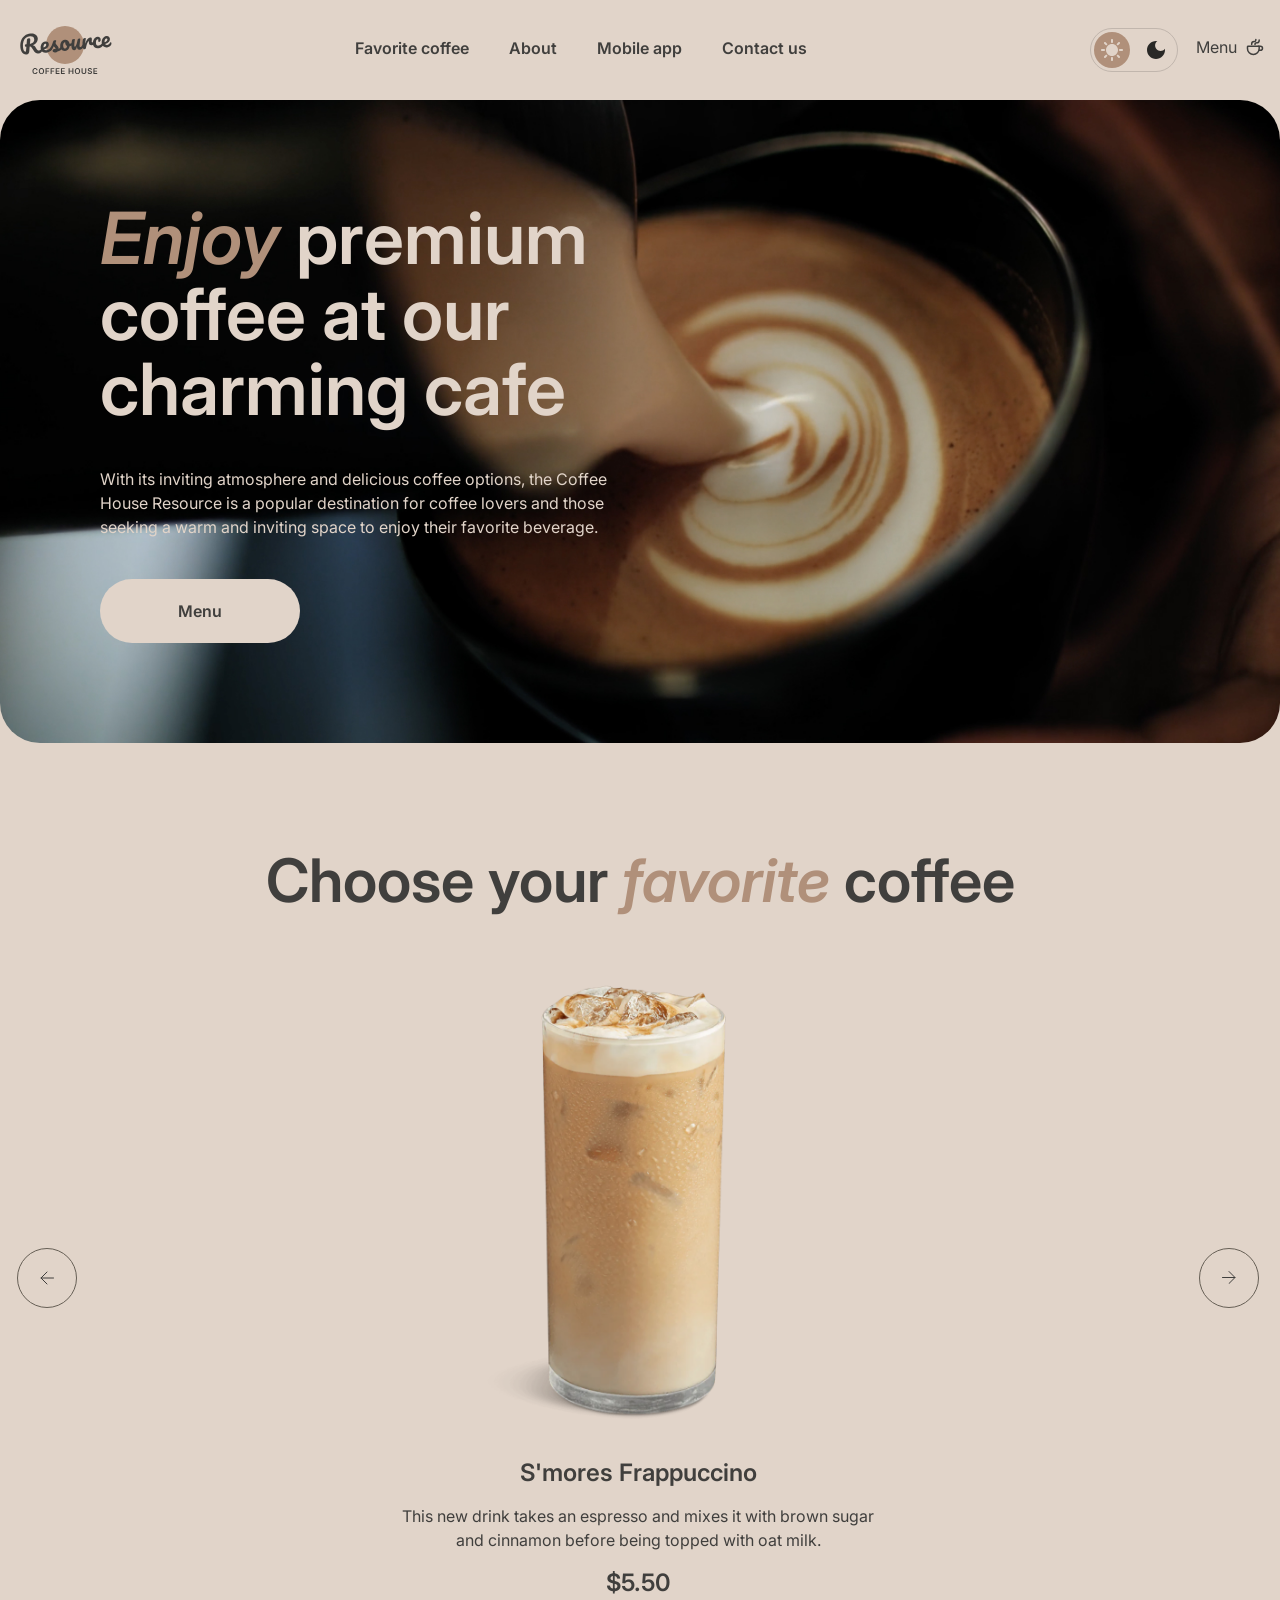
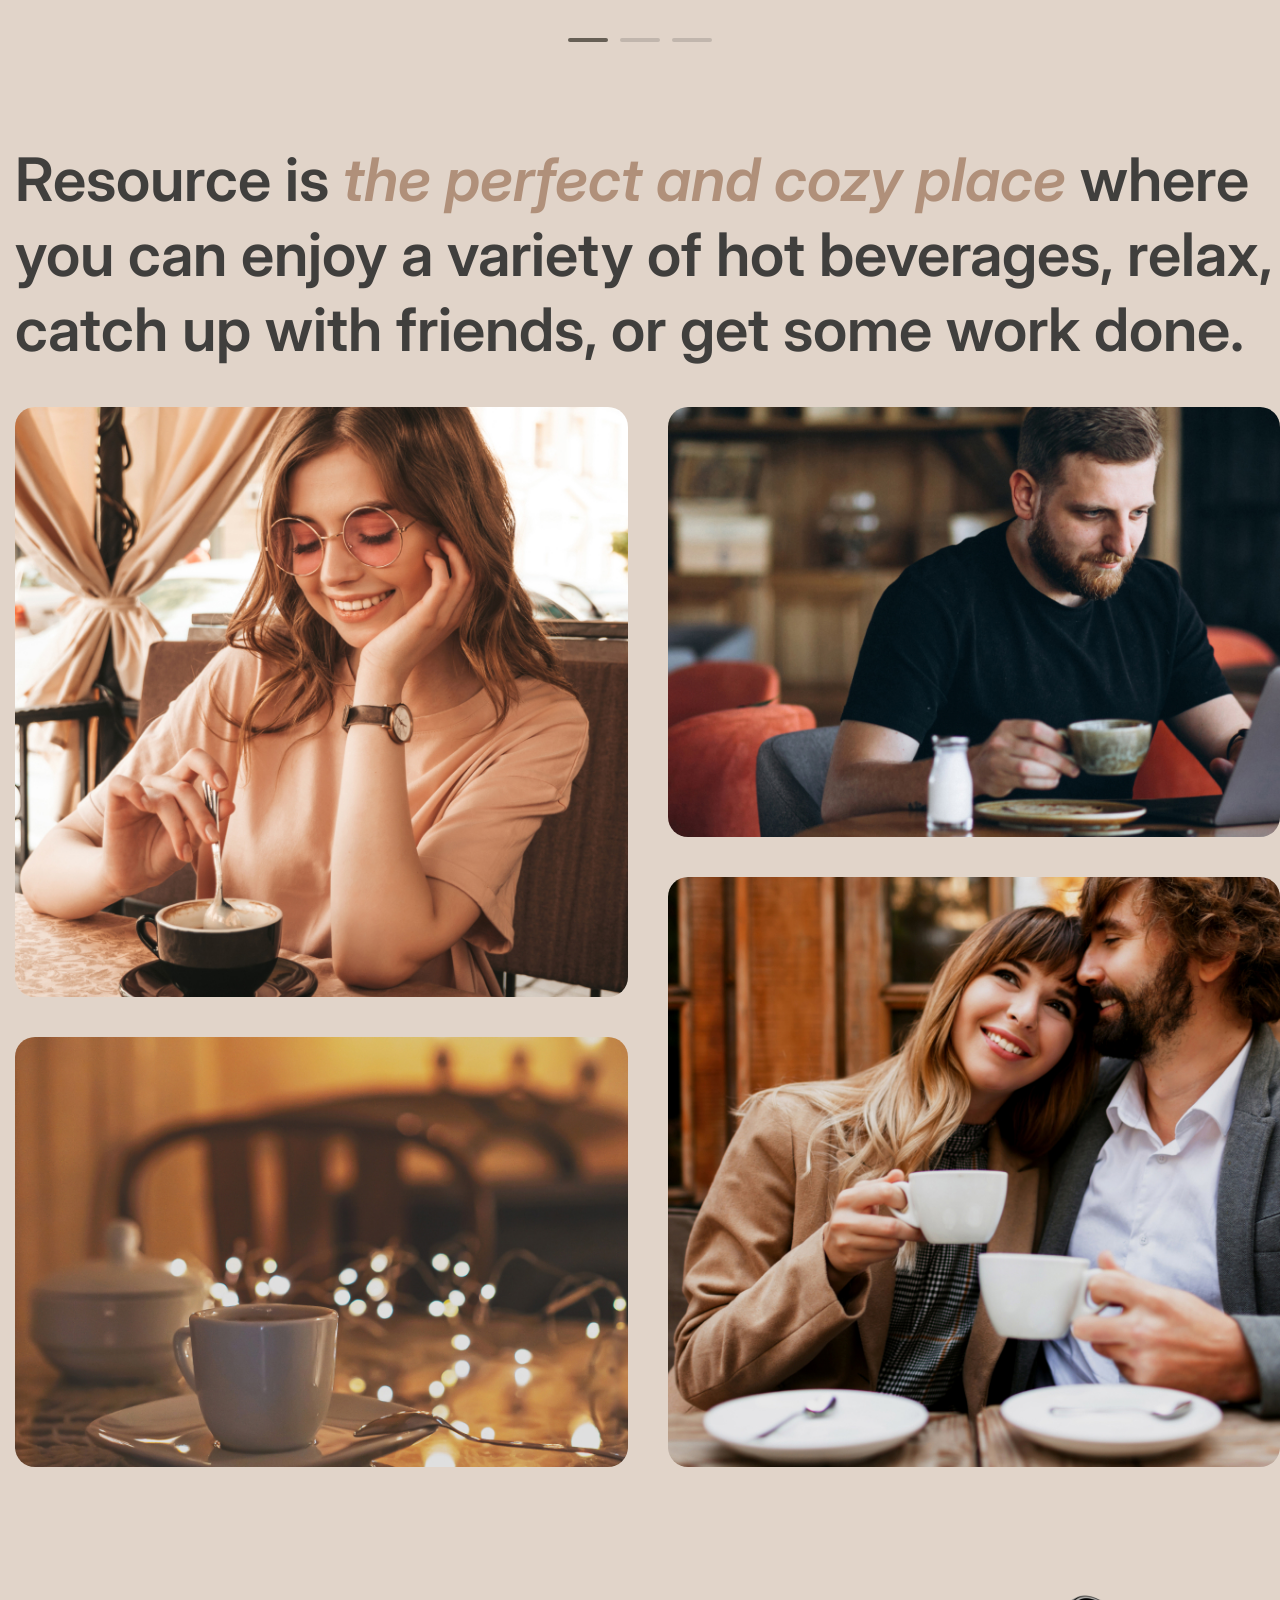
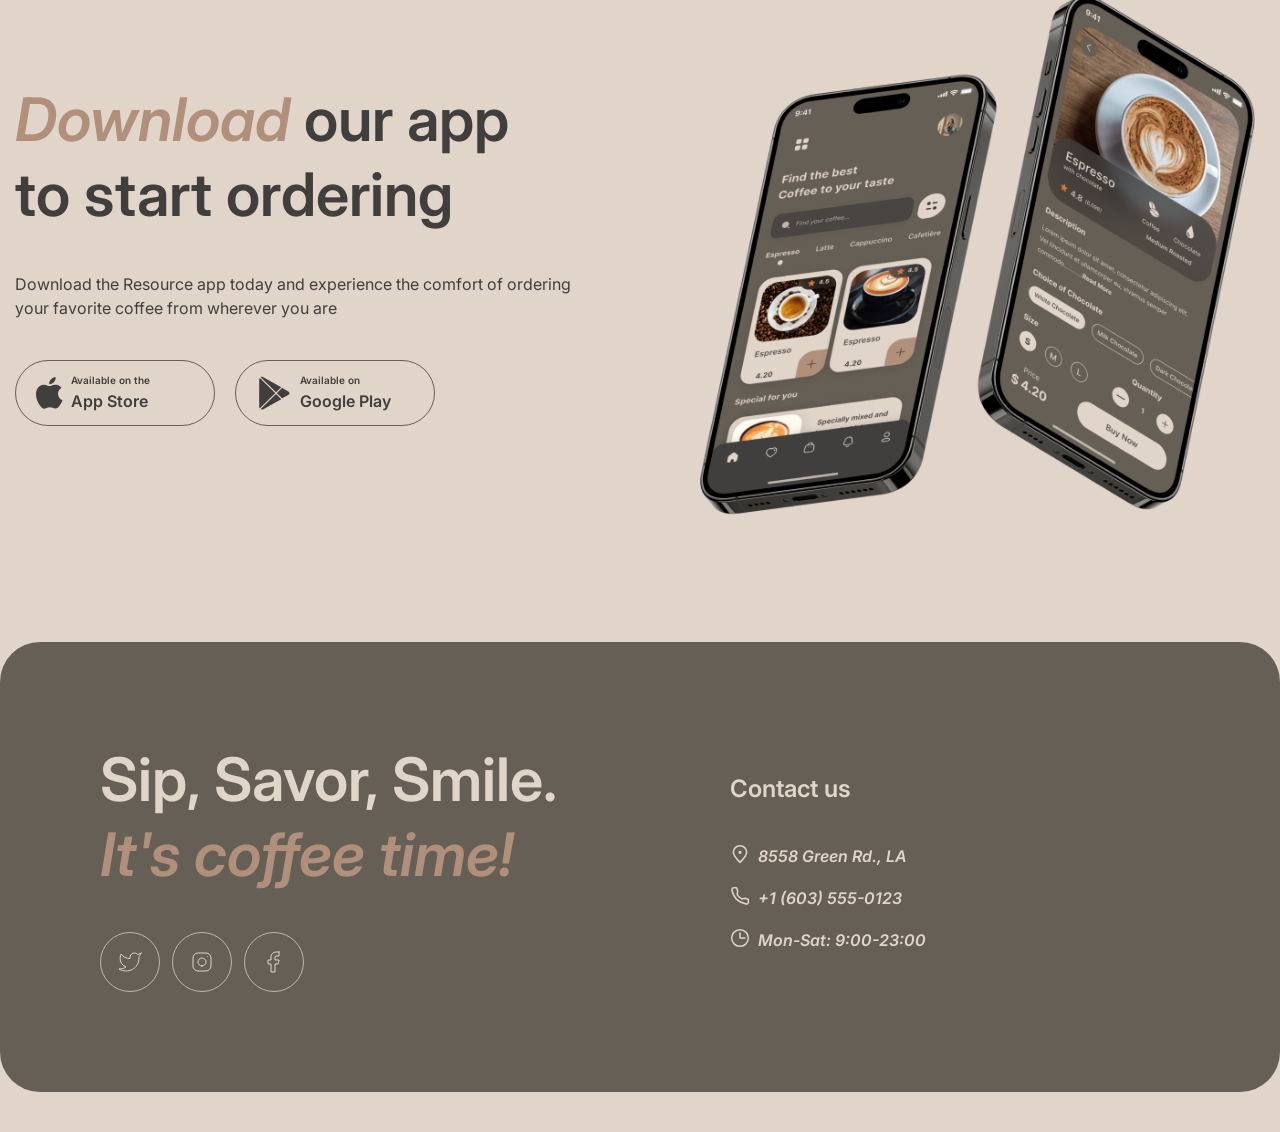
<file: index.html>
<!doctype html>
<html lang="en">
  <head>
    <meta charset="UTF-8" />
    <meta name="viewport" content="width=device-width, initial-scale=1.0" />
    <title>Coffe House</title>
    <link
      href="https://fonts.googleapis.com/css?family=Inter:regular,600,800,italic,600italic,800italic"
      rel="stylesheet"
    />
    <link rel="stylesheet" href="css/style.css" />
    <link rel="icon" href="assets/favicon/coffee.png" />
  </head>
  <body>
    <div class="wrapper">
      <header class="header">
        <div class="header__container">
          <a href="index.html" class="header__logo-light">
            <img id="logo" src="assets/img/logo-light.svg" alt="logo" />
          </a>
          <div class="header__body">
            <nav class="header__nav nav">
              <ul class="nav__list">
                <li class="nav__item">
                  <a href="#favorite-coffee" class="nav__link"
                    >Favorite coffee</a
                  >
                </li>
                <li class="nav__item">
                  <a href="#about" class="nav__link">About</a>
                </li>
                <li class="nav__item">
                  <a href="#mobile-app" class="nav__link">Mobile app</a>
                </li>
                <li class="nav__item">
                  <a href="#contact-us" class="nav__link">Contact us</a>
                </li>
              </ul>
              <a
                href="menu.html"
                class="header__coffee-menu header__coffee-menu--mobile"
              >
                <span>Menu</span>
                <svg
                  xmlns="http://www.w3.org/2000/svg"
                  width="20"
                  height="20"
                  viewBox="0 0 20 20"
                  fill="none"
                >
                  <path
                    d="M14.167 9.76667V11.6667C14.167 14.8883 11.5553 17.5 8.33366 17.5C5.112 17.5 2.50033 14.8883 2.50033 11.6667V9.76667C2.50033 9.4353 2.76896 9.16667 3.10033 9.16667H13.567C13.8984 9.16667 14.167 9.4353 14.167 9.76667Z"
                    stroke="currentColor"
                    stroke-width="1.5"
                    stroke-linecap="round"
                    stroke-linejoin="round"
                  />
                  <path
                    d="M10.0003 7.50008C10.0003 6.66675 10.5956 5.83341 11.786 5.83341C13.101 5.83341 14.167 4.76743 14.167 3.45246V2.91675"
                    stroke="currentColor"
                    stroke-width="1.5"
                    stroke-linecap="round"
                    stroke-linejoin="round"
                  />
                  <path
                    d="M6.66634 7.5V7.08333C6.66634 5.70262 7.78563 4.58333 9.16634 4.58333C10.0868 4.58333 10.833 3.83714 10.833 2.91667V2.5"
                    stroke="currentColor"
                    stroke-width="1.5"
                    stroke-linecap="round"
                    stroke-linejoin="round"
                  />
                  <path
                    d="M13.333 9.16675H15.4163C16.5669 9.16675 17.4997 10.0995 17.4997 11.2501C17.4997 12.4007 16.5669 13.3334 15.4163 13.3334H14.1663"
                    stroke="currentColor"
                    stroke-width="1.5"
                    stroke-linecap="round"
                    stroke-linejoin="round"
                  />
                </svg>
              </a>
            </nav>
          </div>
          <div class="header__actions">
            <button class="header__theme-switch theme-switch" type="button">
              <span
                class="theme-switch__icon theme-switch__icon--sun theme-switch__icon--active"
              >
                <svg
                  xmlns="http://www.w3.org/2000/svg"
                  width="22"
                  height="22"
                  viewBox="0 0 22 22"
                  fill="none"
                >
                  <path
                    d="M10 3V1C10 0.45 10.45 0 11 0C11.55 0 12 0.45 12 1V3C12 3.55 11.55 4 11 4C10.45 4 10 3.55 10 3ZM17.36 6.05L18.77 4.63C19.16 4.24 19.16 3.61 18.77 3.22C18.38 2.83 17.75 2.83 17.36 3.22L15.95 4.64C15.56 5.03 15.56 5.66 15.95 6.05C16.34 6.44 16.97 6.44 17.36 6.05ZM21 10H19C18.45 10 18 10.45 18 11C18 11.55 18.45 12 19 12H21C21.55 12 22 11.55 22 11C22 10.45 21.55 10 21 10ZM11 18C10.45 18 10 18.45 10 19V21C10 21.55 10.45 22 11 22C11.55 22 12 21.55 12 21V19C12 18.45 11.55 18 11 18ZM4.64 6.05L3.22 4.64C2.83 4.25 2.83 3.61 3.22 3.23C3.61 2.85 4.25 2.84 4.63 3.23L6.04 4.64C6.43 5.03 6.43 5.67 6.04 6.05C5.65 6.43 5.02 6.44 4.64 6.05ZM15.95 15.95C15.56 16.34 15.56 16.98 15.95 17.36L17.36 18.77C17.75 19.16 18.39 19.16 18.77 18.77C19.16 18.38 19.16 17.74 18.77 17.36L17.36 15.95C16.98 15.56 16.34 15.56 15.95 15.95ZM1 12H3C3.55 12 4 11.55 4 11C4 10.45 3.55 10 3 10H1C0.45 10 0 10.45 0 11C0 11.55 0.45 12 1 12ZM4.64 18.78L6.05 17.37C6.44 16.98 6.44 16.34 6.05 15.96C5.66 15.58 5.02 15.57 4.64 15.96L3.23 17.37C2.84 17.76 2.84 18.4 3.23 18.78C3.61 19.17 4.25 19.17 4.64 18.78ZM11 5C7.69 5 5 7.69 5 11C5 14.31 7.69 17 11 17C14.31 17 17 14.31 17 11C17 7.69 14.31 5 11 5Z"
                    fill="#E1D4C9"
                  />
                </svg>
              </span>

              <span class="theme-switch__icon theme-switch__icon--moon">
                <svg
                  xmlns="http://www.w3.org/2000/svg"
                  width="18"
                  height="18"
                  viewBox="0 0 18 18"
                  fill="none"
                >
                  <path
                    d="M9 0C4.03 0 0 4.03 0 9C0 13.97 4.03 18 9 18C13.97 18 18 13.97 18 9C18 8.54 17.96 8.08 17.9 7.64C16.92 9.01 15.32 9.9 13.5 9.9C10.52 9.9 8.1 7.48 8.1 4.5C8.1 2.69 8.99 1.08 10.36 0.0999999C9.92 0.0399999 9.46 0 9 0Z"
                    fill="currentColor"
                  />
                </svg>
              </span>
            </button>
            <a href="menu.html" class="header__coffee-menu">
              <span>Menu</span>
              <svg
                xmlns="http://www.w3.org/2000/svg"
                width="20"
                height="20"
                viewBox="0 0 20 20"
                fill="none"
              >
                <path
                  d="M14.167 9.76667V11.6667C14.167 14.8883 11.5553 17.5 8.33366 17.5C5.112 17.5 2.50033 14.8883 2.50033 11.6667V9.76667C2.50033 9.4353 2.76896 9.16667 3.10033 9.16667H13.567C13.8984 9.16667 14.167 9.4353 14.167 9.76667Z"
                  stroke="currentColor"
                  stroke-width="1.5"
                  stroke-linecap="round"
                  stroke-linejoin="round"
                />
                <path
                  d="M10.0003 7.50008C10.0003 6.66675 10.5956 5.83341 11.786 5.83341C13.101 5.83341 14.167 4.76743 14.167 3.45246V2.91675"
                  stroke="currentColor"
                  stroke-width="1.5"
                  stroke-linecap="round"
                  stroke-linejoin="round"
                />
                <path
                  d="M6.66634 7.5V7.08333C6.66634 5.70262 7.78563 4.58333 9.16634 4.58333C10.0868 4.58333 10.833 3.83714 10.833 2.91667V2.5"
                  stroke="currentColor"
                  stroke-width="1.5"
                  stroke-linecap="round"
                  stroke-linejoin="round"
                />
                <path
                  d="M13.333 9.16675H15.4163C16.5669 9.16675 17.4997 10.0995 17.4997 11.2501C17.4997 12.4007 16.5669 13.3334 15.4163 13.3334H14.1663"
                  stroke="currentColor"
                  stroke-width="1.5"
                  stroke-linecap="round"
                  stroke-linejoin="round"
                />
              </svg>
            </a>
            <button class="burger" type="button">
              <span></span>
              <span></span>
            </button>
          </div>
        </div>
      </header>
      <main class="page">
        <section class="hero">
          <div class="hero__container">
            <div class="hero__content">
              <h1 class="hero__title">
                <span>Enjoy</span> premium coffee at our charming cafe
              </h1>
              <div class="hero__description">
                With its inviting atmosphere and delicious coffee options, the
                Coffee House Resource is a popular destination for coffee lovers
                and those seeking a warm and inviting space to enjoy their
                favorite beverage.
              </div>
              <a href="menu.html" class="hero__button">
                <span>Menu</span>
                <svg
                  class="hero__button-icon"
                  xmlns="http://www.w3.org/2000/svg"
                  width="20"
                  height="20"
                  viewBox="0 0 20 20"
                  fill="none"
                >
                  <path
                    d="M14.166 9.76667V11.6667C14.166 14.8883 11.5543 17.5 8.33268 17.5C5.11102 17.5 2.49935 14.8883 2.49935 11.6667V9.76667C2.49935 9.4353 2.76798 9.16667 3.09935 9.16667H13.566C13.8974 9.16667 14.166 9.4353 14.166 9.76667Z"
                    stroke="currentColor"
                    stroke-width="1.5"
                    stroke-linecap="round"
                    stroke-linejoin="round"
                  />
                  <path
                    d="M9.99935 7.49996C9.99935 6.66663 10.5946 5.83329 11.7851 5.83329C13.1 5.83329 14.166 4.7673 14.166 3.45234V2.91663"
                    stroke="currentColor"
                    stroke-width="1.5"
                    stroke-linecap="round"
                    stroke-linejoin="round"
                  />
                  <path
                    d="M6.66732 7.5V7.08333C6.66732 5.70262 7.78661 4.58333 9.16732 4.58333C10.0878 4.58333 10.834 3.83714 10.834 2.91667V2.5"
                    stroke="currentColor"
                    stroke-width="1.5"
                    stroke-linecap="round"
                    stroke-linejoin="round"
                  />
                  <path
                    d="M13.334 9.16663H15.4173C16.5679 9.16663 17.5007 10.0994 17.5007 11.25C17.5007 12.4006 16.5679 13.3333 15.4173 13.3333H14.1673"
                    stroke="currentColor"
                    stroke-width="1.5"
                    stroke-linecap="round"
                    stroke-linejoin="round"
                  />
                </svg>
              </a>
            </div>
          </div>
        </section>

        <section class="favorite-coffee" id="favorite-coffee">
          <div class="favorite-coffee__container">
            <h2 class="favorite-coffee__title">
              Choose your <span>favorite</span> coffee
            </h2>

            <div class="favorite-coffee__content">
              <div class="favorite-coffee__slider">
                <button
                  class="favorite-coffee__btn favorite-coffee__btn--prev"
                  type="button"
                >
                  <svg
                    xmlns="http://www.w3.org/2000/svg"
                    width="24"
                    height="24"
                    viewBox="0 0 24 24"
                    fill="none"
                  >
                    <path
                      d="M18.5 12H6M12 18L6 12L12 6"
                      stroke="currentColor"
                      stroke-linecap="round"
                      stroke-linejoin="round"
                    />
                  </svg>
                </button>

                <article class="favorite-coffee__card">
                  <img
                    src="assets/slider-img/coffee-slider-0.png"
                    alt="S'mores Frappuccino"
                    class="favorite-coffee__image"
                    aria-hidden="true"
                  />

                  <h3 class="favorite-coffee__name">S'mores Frappuccino</h3>

                  <p class="favorite-coffee__desc">
                    This new drink takes an espresso and mixes it with brown
                    sugar and cinnamon before being topped with oat milk.
                  </p>

                  <p class="favorite-coffee__price">$5.50</p>
                </article>

                <button
                  class="favorite-coffee__btn favorite-coffee__btn--next"
                  type="button"
                >
                  <svg
                    xmlns="http://www.w3.org/2000/svg"
                    width="14"
                    height="13"
                    viewBox="0 0 14 13"
                    fill="none"
                  >
                    <path
                      d="M0.5 6.5H13M7 12.5L13 6.5L7 0.5"
                      stroke="currentColor"
                      stroke-linecap="round"
                      stroke-linejoin="round"
                    />
                  </svg>
                </button>
              </div>
            </div>

            <div class="favorite-coffee__pagination">
              <button
                class="favorite-coffee__dot favorite-coffee__dot--active"
                type="button"
              ></button>
              <button class="favorite-coffee__dot" type="button"></button>
              <button class="favorite-coffee__dot" type="button"></button>
            </div>
          </div>
        </section>

        <section class="about" id="about">
          <div class="about__container">
            <h2 class="about__title">
              Resource is <span>the perfect and cozy place</span> where you can
              enjoy a variety of hot beverages, relax, catch up with friends, or
              get some work done.
            </h2>
            <div class="about__gallery">
              <div class="about__column">
                <div class="about__image-wrapper">
                  <img
                    src="assets/about-img/about-1.jpg"
                    alt="Coffee shop"
                    class="about__image about__image--big"
                    aria-hidden="true"
                  />
                </div>
                <div class="about__image-wrapper about__image-wrapper--small">
                  <img
                    src="assets/about-img/about-2.jpg"
                    alt="Coffee cup"
                    class="about__image about__image--small"
                    aria-hidden="true"
                  />
                </div>
              </div>
              <div class="about__column">
                <div class="about__image-wrapper about__image-wrapper--small">
                  <img
                    src="assets/about-img/about-3.jpg"
                    alt="Man drinking coffee"
                    class="about__image about__image--small"
                    aria-hidden="true"
                  />
                </div>
                <div class="about__image-wrapper">
                  <img
                    src="assets/about-img/about-4.jpg"
                    alt="Couple drinking coffee"
                    class="about__image about__image--big"
                    aria-hidden="true"
                  />
                </div>
              </div>
            </div>
          </div>
        </section>

        <section class="mobile-app">
          <div class="mobile-app__container" id="mobile-app">
            <div class="mobile-app__content">
              <div class="mobile-app__download">
                <h2 class="mobile-app__title">
                  <span>Download</span> our app <br />
                  to start ordering
                </h2>
                <p class="mobile-app__desc">
                  Download the Resource app today and experience the comfort of
                  ordering your favorite coffee from wherever you are
                </p>
                <div class="mobile-app__buttons">
                  <a href="#" class="mobile-app__button">
                    <div class="mobile-app__button--svg">
                      <svg
                        xmlns="http://www.w3.org/2000/svg"
                        width="27"
                        height="32"
                        viewBox="0 0 27 32"
                        fill="none"
                      >
                        <path
                          d="M22.0578 16.8306C22.021 12.8323 25.4156 10.8871 25.5708 10.7966C23.6483 8.06361 20.6684 7.69021 19.6213 7.66043C17.1185 7.40364 14.6909 9.12057 13.4159 9.12057C12.1156 9.12057 10.1523 7.68524 8.03638 7.72742C5.31352 7.76836 2.76624 9.30541 1.36919 11.6922C-1.51399 16.5589 0.636305 23.7107 3.39861 27.6446C4.7804 29.5711 6.39503 31.7223 8.50843 31.6466C10.576 31.5635 11.3483 30.3614 13.8435 30.3614C16.3157 30.3614 17.0409 31.6466 19.1963 31.5982C21.4153 31.5635 22.8124 29.6629 24.1458 27.719C25.7426 25.5108 26.3839 23.3361 26.4093 23.2245C26.3572 23.2071 22.0998 21.6229 22.0578 16.8306Z"
                          fill="currentColor"
                        />
                        <path
                          d="M17.9863 5.07263C19.0983 3.71671 19.8592 1.872 19.648 0C18.0384 0.0694711 16.0256 1.08549 14.8664 2.41164C13.8409 3.58025 12.9248 5.49566 13.1615 7.29695C14.9695 7.42845 16.8259 6.40747 17.9863 5.07263Z"
                          fill="currentColor"
                        />
                      </svg>
                    </div>
                    <div class="mobile-app__button--text button--text">
                      <p class="button--text-top">Available on the</p>
                      <p class="button--text-bottom">App Store</p>
                    </div>
                  </a>
                  <a href="#" class="mobile-app__button">
                    <div class="mobile-app__button--svg">
                      <svg
                        xmlns="http://www.w3.org/2000/svg"
                        width="36"
                        height="36"
                        viewBox="0 0 36 36"
                        fill="currentColor"
                      >
                        <path
                          d="M3.7558 3.20297C3.39335 3.57289 3.18359 4.14884 3.18359 4.89471V31.4994C3.18359 32.2453 3.39335 32.8212 3.7558 33.1911L3.84525 33.2723L19.1359 18.37V18.0181L3.84525 3.11575L3.7558 3.20297Z"
                          fill="currentColor"
                        />
                        <path
                          d="M26.0776 23.34L20.9863 18.37V18.0181L26.0837 13.0482L26.1979 13.1128L32.2345 16.4617C33.9573 17.4121 33.9573 18.976 32.2345 19.9324L26.1979 23.2753L26.0776 23.34V23.34Z"
                          fill="currentColor"
                        />
                        <path
                          d="M25.2733 24.2007L20.0617 19.1195L4.68164 34.1166C5.25384 34.7031 6.18695 34.7737 7.24807 34.1873L25.2733 24.2007"
                          fill="currentColor"
                        />
                        <path
                          d="M25.2733 12.1876L7.24807 2.20103C6.18695 1.62058 5.25384 1.69125 4.68164 2.27772L20.0617 17.2688L25.2733 12.1876Z"
                          fill="currentColor"
                        />
                      </svg>
                    </div>
                    <div class="mobile-app__button--text button--text">
                      <p class="button--text-top">Available on</p>
                      <p class="button--text-bottom">Google Play</p>
                    </div>
                  </a>
                </div>
              </div>
              <div class="mobile-app__img">
                <img
                  src="assets/mobile-app/mobile-screens.png"
                  alt="mobile-app-img"
                  aria-hidden="true"
                />
              </div>
            </div>
          </div>
        </section>
      </main>
      <footer class="footer" id="contact-us">
        <div class="footer__container">
          <div class="footer__content">
            <div class="footer__socials">
              <h2 class="footer__title">
                Sip, Savor, Smile. <br />
                <span>It's coffee time!</span>
              </h2>

              <div class="footer__media">
                <a href="https://x.com/hashtag/coffee" class="footer__social">
                  <svg
                    xmlns="http://www.w3.org/2000/svg"
                    width="24"
                    height="24"
                    viewBox="0 0 24 24"
                    fill="none"
                  >
                    <path
                      d="M23 3.01006C23 3.01006 20.9821 4.20217 19.86 4.54006C19.2577 3.84757 18.4573 3.35675 17.567 3.13398C16.6767 2.91122 15.7395 2.96725 14.8821 3.29451C14.0247 3.62177 13.2884 4.20446 12.773 4.96377C12.2575 5.72309 11.9877 6.62239 12 7.54006V8.54006C10.2426 8.58562 8.50127 8.19587 6.93101 7.4055C5.36074 6.61513 4.01032 5.44869 3 4.01006C3 4.01006 -1 13.0101 8 17.0101C5.94053 18.408 3.48716 19.109 1 19.0101C10 24.0101 21 19.0101 21 7.51006C20.9991 7.23151 20.9723 6.95365 20.92 6.68006C21.9406 5.67355 23 3.01006 23 3.01006Z"
                      stroke="currentColor"
                      stroke-linecap="round"
                      stroke-linejoin="round"
                    />
                  </svg>
                </a>

                <a
                  href="https://www.instagram.com/rsschool_news/"
                  class="footer__social"
                >
                  <svg
                    xmlns="http://www.w3.org/2000/svg"
                    width="24"
                    height="24"
                    viewBox="0 0 24 24"
                    fill="none"
                  >
                    <path
                      d="M12 16C14.2091 16 16 14.2091 16 12C16 9.79086 14.2091 8 12 8C9.79086 8 8 9.79086 8 12C8 14.2091 9.79086 16 12 16Z"
                      stroke="currentColor"
                      stroke-linecap="round"
                      stroke-linejoin="round"
                    />
                    <path
                      d="M3 16V8C3 5.23858 5.23858 3 8 3H16C18.7614 3 21 5.23858 21 8V16C21 18.7614 18.7614 21 16 21H8C5.23858 21 3 18.7614 3 16Z"
                      stroke="currentColor"
                    />
                    <path
                      d="M17.5 6.51L17.51 6.49889"
                      stroke="currentColor"
                      stroke-linecap="round"
                      stroke-linejoin="round"
                    />
                  </svg>
                </a>

                <a
                  href="https://www.facebook.com/groups/448317862378851/"
                  class="footer__social"
                >
                  <svg
                    xmlns="http://www.w3.org/2000/svg"
                    width="24"
                    height="24"
                    viewBox="0 0 24 24"
                    fill="none"
                  >
                    <path
                      d="M17 2H14C12.6739 2 11.4021 2.52678 10.4645 3.46447C9.52678 4.40215 9 5.67392 9 7V10H6V14H9V22H13V14H16L17 10H13V7C13 6.73478 13.1054 6.48043 13.2929 6.29289C13.4804 6.10536 13.7348 6 14 6H17V2Z"
                      stroke="currentColor"
                      stroke-linecap="round"
                      stroke-linejoin="round"
                    />
                  </svg>
                </a>
              </div>
            </div>

            <div class="footer__contact">
              <h3 class="footer__contact-title">Contact us</h3>

              <address class="footer__contacts-list">
                <a
                  href="https://www.google.com/maps/search/?api=1&query=8558+Green+Rd,+LA"
                  class="footer__contacts-item"
                  target="_blank"
                  rel="noopener noreferrer"
                >
                  <svg
                    xmlns="http://www.w3.org/2000/svg"
                    width="20"
                    height="20"
                    viewBox="0 0 20 20"
                    fill="none"
                  >
                    <path
                      d="M16.6663 8.33329C16.6663 12.0152 9.99967 18.3333 9.99967 18.3333C9.99967 18.3333 3.33301 12.0152 3.33301 8.33329C3.33301 4.65139 6.31778 1.66663 9.99967 1.66663C13.6816 1.66663 16.6663 4.65139 16.6663 8.33329Z"
                      stroke="currentColor"
                      stroke-width="1.5"
                    />
                    <path
                      d="M10.0003 9.16667C10.4606 9.16667 10.8337 8.79357 10.8337 8.33333C10.8337 7.8731 10.4606 7.5 10.0003 7.5C9.54009 7.5 9.16699 7.8731 9.16699 8.33333C9.16699 8.79357 9.54009 9.16667 10.0003 9.16667Z"
                      fill="currentColor"
                      stroke="currentColor"
                      stroke-width="1.5"
                      stroke-linecap="round"
                      stroke-linejoin="round"
                    />
                  </svg>

                  <span>8558 Green Rd., LA</span>
                </a>

                <a href="tel:+16035550123" class="footer__contacts-item">
                  <svg
                    xmlns="http://www.w3.org/2000/svg"
                    width="20"
                    height="20"
                    viewBox="0 0 20 20"
                    fill="none"
                  >
                    <path
                      d="M15.0984 12.2516L11.6665 12.9166C9.34845 11.7531 7.91654 10.4166 7.08321 8.33329L7.72483 4.89154L6.51197 1.66663L3.72946 1.66663C2.60191 1.66663 1.71466 2.59958 1.90108 3.71161C2.29888 6.08454 3.37231 10.0391 6.24987 12.9166C9.27338 15.9401 13.5661 17.3318 16.1378 17.9288C17.299 18.1983 18.3332 17.2908 18.3332 16.0988L18.3332 13.4843L15.0984 12.2516Z"
                      stroke="currentColor"
                      stroke-width="1.5"
                      stroke-linecap="round"
                      stroke-linejoin="round"
                    />
                  </svg>

                  <span>+1 (603) 555-0123</span>
                </a>

                <p class="footer__contacts-item">
                  <svg
                    xmlns="http://www.w3.org/2000/svg"
                    width="20"
                    height="20"
                    viewBox="0 0 20 20"
                    fill="none"
                  >
                    <path
                      d="M10 5L10 10L15 10"
                      stroke="currentColor"
                      stroke-width="1.5"
                      stroke-linecap="round"
                      stroke-linejoin="round"
                    />
                    <path
                      d="M10.0003 18.3333C14.6027 18.3333 18.3337 14.6023 18.3337 9.99996C18.3337 5.39759 14.6027 1.66663 10.0003 1.66663C5.39795 1.66663 1.66699 5.39759 1.66699 9.99996C1.66699 14.6023 5.39795 18.3333 10.0003 18.3333Z"
                      stroke="currentColor"
                      stroke-width="1.5"
                      stroke-linecap="round"
                      stroke-linejoin="round"
                    />
                  </svg>

                  <span>Mon-Sat: 9:00-23:00</span>
                </p>
              </address>
            </div>
          </div>
        </div>
      </footer>
    </div>
    <script src="js/script.js"></script>
  </body>
</html>
</file>
<file: css/style.css>
/* -------Reset styles--------------------------------- */
* {
  box-sizing: border-box;
}

html {
  scroll-behavior: smooth;
}

body {
  margin: 0;
}
h1,
h2,
h3,
h4,
p {
  margin: 0;
}

ul,
ol {
  margin: 0;
  padding: 0;
  list-style: none;
}

a {
  color: inherit;
  text-decoration: none;
}
img {
  vertical-align: top;
}
button,
input,
textarea {
  font: inherit;
}
/* --------CONTAINER------------------------------------------- */
body {
  margin: 0;
  font-family: Inter, sans-serif;
  font-size: 1rem;
  background-color: var(--color-background);
  color: var(--color-text);
}
:root {
  --color-background: #e1d4c9;
  --color-text: #403f3d;
  --border-color: #665f55;
  --dark-bg-container: #665f55;
  --dark-border-primary: #c1b6ad;
  --dark-border-inverse: #665f55;
}

.dark-theme {
  --color-background: #292826;
  --color-text: #e1d4c9;
  --border-color: #c1b6ad;
  --dark-bg-container: #403f3d;
  --dark-border-inverse: #c1b6ad;
  --dark-border-primary: #665f55;
}

.wrapper {
  min-height: 100dvh;
  overflow: clip;
  display: flex;
  flex-direction: column;
  padding-top: 20px;
  padding-bottom: 40px;
}
.page {
  flex: 1 1 auto;
}

[class*="__container"] {
  max-width: 86.875rem;
  padding-left: 0.9375rem;
  padding-right: 0.9375rem;
  margin: 0 auto;
}
body.no-scroll {
  overflow: hidden;
}

/*--------HEADER----------------------------------- */

.header__container {
  display: flex;
  justify-content: space-between;
  align-items: center;
}
.header__logo-light {
}
.header__logo-dark {
}
.header__body {
  display: flex;
  margin-right: 43px;
}
.header__nav {
}
.nav__list {
  display: flex;
  align-items: center;
  gap: 40px;
}
.nav__item {
  margin-bottom: 4px;
}
.nav__link {
  font-size: 16px;
  font-style: normal;
  font-weight: 600;
  line-height: 150%;
}
.header__actions {
  display: flex;
  gap: 1.125rem;
}
.header__theme-switch {
  background-color: transparent;
  border: none;
}
.theme-switch {
  display: flex;
  justify-content: space-between;
  align-items: center;
  width: 88px;
  height: 44px;
  padding: 3px;
  border: 1px solid #c1b6ad;
  border-radius: 100px;
}
.theme-switch__icon {
  display: flex;
  justify-content: center;
  align-items: center;
  width: 36px;
  height: 36px;
  padding: 1px;
  cursor: pointer;
}
.theme-switch__icon.active {
  border-radius: 100%;
}
.theme-switch__icon--sun.theme-switch__icon--active {
  background-color: #b0907a;
}
.theme-switch__icon--sun {
  transition: background-color 0.5s ease;
  border-radius: 100%;
}
.theme-switch__icon--sun:hover {
  border-radius: 100%;
  background-color: #b0907a;
}
.theme-switch__icon--moon.theme-switch__icon--active {
  background-color: #665f55;
  color: #e1d4c9;
}
.theme-switch__icon--moon {
  transition: background-color 0.5s ease;
  border-radius: 100%;
  color: #292826;
}
.theme-switch__icon--moon:hover {
  border-radius: 100%;
  background-color: #665f55;
  color: #e1d4c9;
}
.header__coffee-menu {
  color: inherit;
  display: flex;
  align-items: center;
  gap: 8px;
  background-color: transparent;
  border: none;
  border-bottom: 2px solid transparent;
  cursor: pointer;
  transition: border-color 0.5s ease;
  margin-bottom: 4px;
}
.header__coffee-menu img {
  width: 20px;
  height: 20px;
}

.header__coffee-menu:hover {
  border-bottom: 2px solid var(--color-text);
}
.burger {
  display: none;
  position: relative;
  /* flex-direction: column;
  justify-content: center;
  align-items: center;
  gap: 8px; */
  flex-shrink: 0;
  width: 44px;
  height: 44px;
  padding: 0;
  border: 1px solid currentColor;
  border-radius: 50%;
  background: transparent;
  color: inherit;
  cursor: pointer;
}
.burger span:nth-child(1) {
  transform: translateY(-4px);
}

.burger span:nth-child(2) {
  transform: translateY(4px);
}

.burger span {
  display: block;
  position: absolute;
  width: 16px;
  height: 2px;
  left: 12px;
  background-color: currentColor;
  transition:
    background-color 0.5s,
    opacity 0.25s,
    transform 0.5s;
}

.header.open .burger span:nth-child(1) {
  transform: translateY(0) rotate(45deg);
}
.header.open .burger span:nth-child(2) {
  transform: translateY(0) rotate(-45deg);
}

.header__actions {
  align-items: center;
}
.header__coffee-menu--mobile {
  display: none;
}

@media (max-width: 768px) {
  .header__actions > .header__coffee-menu {
    display: none;
  }
  .burger {
    display: block;
  }
  .header__nav {
    position: fixed;
    top: 100px;
    left: 0;
    width: 100%;
    height: calc(100dvh - 100px);
    box-sizing: border-box;

    display: flex;
    flex-direction: column;
    align-items: center;
    gap: 100px;
    padding: 60px 40px;

    background-color: var(--color-background);
    overflow-y: auto;
    z-index: 10;
    visibility: hidden;
    transform: translateX(100%);
    transition:
      transform 0.3s ease,
      visibility 0.3s;
  }
  .header.open .header__nav {
    visibility: visible;
    transform: translateX(0);
  }

  .nav__list {
    display: flex;
    flex-direction: column;
    align-items: center;
    gap: 60px;
  }

  .header__nav .header__coffee-menu--mobile {
    display: flex;
    align-items: center;
    justify-content: center;
    gap: 8px;
    flex-shrink: 0;
    font-weight: 600;
  }
}

@media (max-width: 380px) {
  .header__container {
    padding: 0px 16px;
  }
}
/* ------HERO-SECTION------------------------------------- */
.hero {
  margin-top: 20px;
}
.hero__container {
  max-width: 1360px;
  display: flex;
  padding: 100px;
  flex-direction: column;
  justify-content: center;
  align-items: flex-start;
  align-self: stretch;
  background-image: url("../assets/img/img-hero.jpg");
  background-size: cover;
  background-position: center;
  border-radius: 40px;
}
.hero__content {
  display: flex;
  flex-direction: column;
  gap: 40px;
  max-width: 530px;
}
.hero__title {
  font-family: Inter;
  font-size: 4.5rem;
  font-style: normal;
  font-weight: 600;
  line-height: 105%;
  color: #e1d4c9;
}
.hero__title span {
  font-style: italic;
  color: #b0907a;
}
.hero__description {
  color: #e1d4c9;
  font-family: Inter;
  font-size: 1rem;
  font-style: normal;
  font-weight: 400;
  line-height: 150%;
}
.hero__button {
  position: relative;
  display: flex;
  width: 200px;
  padding: 20px;
  justify-content: center;
  align-items: center;
  border-radius: 100px;
  background: var(--color-background);
  color: var(--color-text);
  text-align: center;
  font-size: 16px;
  font-weight: 600;
  line-height: 150%;
}

.hero__button-icon {
  position: absolute;
  right: 53px;
  width: 20px;
  height: 20px;
  opacity: 0;
  transition: opacity 0.3s ease;
}

.hero__button:hover .hero__button-icon {
  opacity: 1;
}
@media (max-width: 768px) {
  .hero__container {
    margin: 0px 40px;
    padding: 100px 60px;
  }
}
@media (max-width: 380px) {
  .hero__container {
    margin: 0px 16px;
    padding: 60px 16px;
  }
  .hero__content {
    max-width: 316px;
  }
  .hero__title {
    font-size: 42px;
    line-height: 115%;
  }
}
/* ----FAVORITE-COFFEE-SECTION----------------------------------------- */
.favorite-coffee {
  margin-top: 100px;
}
.favorite-coffee__container {
  display: flex;
  flex-direction: column;
  align-items: center;
  text-align: center;
}
.favorite-coffee__title {
  color: var(--color-text);
  text-align: center;
  font-size: 60px;
  font-style: normal;
  font-weight: 600;
  line-height: 125%;
}
.favorite-coffee__title span {
  color: #b0907a;
  font-style: italic;
}
.favorite-coffee__content {
  width: 100%;
  display: flex;
  flex-direction: column;
  align-items: center;
}
.favorite-coffee__slider {
  display: flex;
  align-items: center;
  justify-content: space-between;
  width: 100%;
}
.favorite-coffee__btn {
  width: 60px;
  height: 60px;
  border-radius: 100%;
  border: 1px solid var(--border-color);
  background-color: transparent;
  cursor: pointer;
  display: flex;
  justify-content: center;
  align-items: center;
  flex-shrink: 0;
  transition: all 0.5s ease;
  color: var(--color-text);
}

.favorite-coffee__btn:hover {
  background-color: var(--dark-bg-container);
  color: #e1d4c9;
  border-color: transparent;
}
.favorite-coffee__btn--prev {
  margin-top: 40px;
  margin-left: 2px;
}
.favorite-coffee__card {
  margin-top: 40px;
  max-width: 480px;
  display: flex;
  flex-direction: column;
  align-items: center;
  transition: opacity 0.3s ease;
}
.favorite-coffee__card--hidden {
  opacity: 0;
}
.favorite-coffee__image {
  max-width: 480px;
  width: 100%;
}
.favorite-coffee__name {
  color: var(--color-text);
  text-align: center;
  font-size: 24px;
  font-style: normal;
  font-weight: 600;
  line-height: 125%;
  margin-top: 20px;
}
.favorite-coffee__desc {
  color: var(--color-text);
  text-align: center;
  font-size: 16px;
  font-style: normal;
  font-weight: 400;
  line-height: 150%;
  margin-top: 16px;
}
.favorite-coffee__price {
  color: var(--color-text);
  font-size: 24px;
  font-style: normal;
  font-weight: 600;
  line-height: 125%;
  margin-top: 16px;
}
.favorite-coffee__btn--next {
  margin-right: 6px;
  margin-top: 40px;
}
.favorite-coffee__pagination {
  display: flex;
  justify-content: center;
  gap: 12px;
  margin-top: 40px;
}
.favorite-coffee__dot {
  width: 40px;
  height: 4px;
  border-radius: 100px;
  background: var(--dark-border-primary);
  border: none;
  cursor: pointer;
}
.favorite-coffee__dot--active {
  background: var(--dark-border-inverse);
}

@media (max-width: 768px) {
  .favorite-coffee__container {
    margin: 0px 40px;
  }
}
@media (max-width: 380px) {
  .favorite-coffee__container {
    margin: 0px 16px;
    padding: 0;
  }
  .favorite-coffee__title {
    font-size: 32px;
    line-height: 125%;
  }
  .favorite-coffee__btn {
    display: none;
  }
}

/* -------ABOUT-SECTION----------------------------------------------------- */
.about {
  margin-top: 100px;
}
.about__container {
  padding: 0px 0px 0px 15px;
}
.about__title {
  color: var(--color-text);
  font-size: 60px;
  font-weight: 600;
  line-height: 125%;
}
.about__title span {
  color: #b0907a;
  font-size: 60px;
  font-style: italic;
  font-weight: 600;
  line-height: 125%;
}
.about__gallery {
  display: grid;
  grid-template-columns: repeat(2, 1fr);
  gap: 40px;
  margin-top: 40px;
}

.about__column {
  display: flex;
  flex-direction: column;
  gap: 40px;
}

.about__image-wrapper {
  overflow: hidden;
  border-radius: 20px;
  cursor: pointer;
}

.about__image {
  width: 100%;
  height: 100%;
  object-fit: cover;
}

.about__image {
  transition: transform 0.5s ease;
}

.about__image-wrapper:hover .about__image {
  transform: scale(1);
}
.about__image--big {
  height: 590px;
  transform: scale(1.12);
}

.about__image--small {
  height: 430px;
  transform: scale(1.09);
}
@media (max-width: 768px) {
  .about__container {
    padding: 0;
    margin: 0px 40px;
  }
  .about__gallery {
    grid-template-columns: 1fr;
  }

  .about__image-wrapper--small {
    display: none;
  }
}
@media (max-width: 380px) {
  .about__container {
    padding: 0;
    margin: 0px 16px;
  }
  .about__title {
    font-size: 32px;
  }
  .about__title span {
    font-size: 32px;
  }
}
/* -----MOBILE-APP-SECTION--------------------------------------- */
.mobile-app {
  margin-top: 100px;
}
.mobile-app__container {
}
.mobile-app__content {
  display: flex;
  align-items: center;
  gap: 100px;
}

.mobile-app__download {
  display: flex;
  flex-direction: column;
  gap: 40px;
  flex: 1;
  min-width: 0;
}

.mobile-app__img {
  flex: 1;
  min-width: 0;
}

.mobile-app__img img {
  display: block;
  width: 100%;
  height: auto;
  max-width: 630px;
}
.mobile-app__title {
  color: var(--color-text);
  font-size: 60px;
  font-weight: 600;
  line-height: 125%;
}
.mobile-app__title span {
  color: #b0907a;
  font-size: 60px;
  font-style: italic;
  font-weight: 600;
  line-height: 125%;
}
.mobile-app__desc {
  color: var(--color-text);
  font-size: 16px;
  font-weight: 400;
  line-height: 150%;
}
.mobile-app__buttons {
  display: flex;
  gap: 20px;
}

.mobile-app__button {
  display: flex;
  max-width: 200px;
  width: 100%;
  padding: 12px 20px;
  align-items: center;
  gap: 8px;

  border: 1px solid var(--dark-border-inverse);
  border-radius: 100px;

  color: var(--color-text);
  transition:
    color 0.5s ease,
    background-color 0.5s ease;
}

.mobile-app__button:hover {
  color: #e1d4c9;
  background-color: var(--dark-bg-container);
  border-color: transparent;
}

.mobile-app__button--svg {
  display: flex;
  flex-shrink: 0;
}

.mobile-app__button--text {
  display: flex;
  flex-direction: column;
  align-items: flex-start;
}
.button--text-top {
  text-align: center;
  font-size: 10px;
  font-weight: 600;
  line-height: 140%;
}
.button--text-bottom {
  font-size: 16px;
  font-weight: 600;
  line-height: 150%;
  margin-top: 2px;
}
.button--text-top,
.button--text-bottom {
  color: currentColor;
}

@media (max-width: 768px) {
  .mobile-app__container {
    padding: 0px;
    margin: 0px 40px;
  }
  .mobile-app__content {
    flex-direction: column;
  }
}
@media (max-width: 380px) {
  .mobile-app__container {
    margin: 0px 16px;
  }
  .mobile-app__title {
    font-size: 32px;
  }
  .mobile-app__title span {
    font-size: 32px;
  }
  .mobile-app__buttons {
    flex-direction: column;
  }
  .mobile-app__img img {
    max-width: 630px;
    width: 100%;
  }
}
/* ------FOOTER----------------------------------------- */
.footer {
  margin-top: 100px;
}
.footer__container {
  padding: 0;
  justify-content: center;
  gap: 100px;
  align-self: stretch;
  border-radius: 40px;
  background: var(--dark-bg-container);
}
.footer__content {
  display: flex;
  gap: 100px;
  padding: 100px;
}
.footer__socials {
  max-width: 530px;
  width: 100%;
}
.footer__title {
  color: #e1d4c9;
  font-size: 60px;
  font-weight: 600;
  line-height: 125%;
}
.footer__title span {
  color: #b0907a;
  font-size: 60px;
  font-style: italic;
  font-weight: 600;
  line-height: 125%;
}
.footer__contact-title {
  color: #e1d4c9;
  font-size: 24px;
  font-weight: 600;
  line-height: 125%;
  margin-top: 32px;
}
.footer__contacts-list {
  display: flex;
  flex-direction: column;
  gap: 16px;
  margin-top: 40px;
}
.footer__contacts-item {
  display: flex;
  gap: 8px;
  color: #e1d4c9;
  font-size: 16px;
  font-weight: 600;
  line-height: 150%;
  border-bottom: 2px solid transparent;
  cursor: pointer;
  transition: border-color 0.5s ease;
}
.footer__contacts-item:hover {
  border-bottom-color: #e1d4c9;
}

.footer__media {
  display: flex;
  gap: 12px;
  margin-top: 40px;
}
.footer__social {
  color: #e1d4c9;
  display: flex;
  width: 60px;
  height: 60px;
  justify-content: center;
  align-items: center;
  border-radius: 100px;
  border: 1px solid var(--dark-border-primary);
  transition: all 0.5s ease;
}

.footer__social:hover {
  color: var(--color-text);
  background-color: var(--color-background);
  border-color: transparent;
}
@media (max-width: 768px) {
  .footer__container {
    padding: 100px 60px;
    margin: 0px 40px;
  }
  .footer__content {
    padding: 0px;
    flex-direction: column;
  }
}
@media (max-width: 380px) {
  .footer__container {
    padding: 60px 16px;
    margin: 0px 16px;
  }
  .footer__title {
    font-size: 32px;
  }
  .footer__title span {
    font-size: 32px;
  }
}
/* ------MENU-SITE------------------------------------------- */

.menu {
}
.menu__container {
  display: flex;
  flex-direction: column;
  align-items: center;
  margin-top: 20px;
}
.menu__title {
  color: var(--color-text);
  text-align: center;
  font-size: 60px;
  font-weight: 600;
  line-height: 125%;
  max-width: 800px;
  width: 100%;
  margin-top: 20px;
}
.menu__title span {
  color: #b0907a;
  font-size: 60px;
  font-style: italic;
  font-weight: 600;
  line-height: 125%;
}
.menu__filters {
  display: flex;
  gap: 16px;
  margin-top: 40px;
}
.menu__filter {
  color: var(--color-text);
  display: flex;
  align-items: center;
  gap: 8px;
  padding: 8px 16px 8px 8px;
  border: 1px solid var(--dark-border-primary);
  border-radius: 100px;
  background: transparent;
  cursor: pointer;
  transition: 0.5s ease;
}
.menu__filter:hover {
  color: #e1d4c9;
  background-color: var(--dark-bg-container);
  border-color: transparent;
}
.menu__filter:hover .menu__filter-icon {
  background-color: var(--color-background);
  border: transparent;
}
.menu__filter-icon {
  width: 30px;
  height: 30px;
  display: flex;
  align-items: center;
  justify-content: center;
  border-radius: 100px;
  background-color: var(--dark-border-primary);
  padding: 3px 7px;
  transition: 0.5s ease;
}

.menu__filter-icon img {
}
.menu__filter--active {
  background-color: var(--dark-bg-container);
  border-color: transparent;
  color: #e1d4c9;
}
.menu__filter--active .menu__filter-icon {
  background-color: var(--color-background);
}

.menu__cards {
  display: flex;
  justify-content: center;
  width: 100%;
  gap: 40px;
  margin-top: 40px;
  flex-wrap: wrap;
}

.menu-card {
  display: flex;
  flex-direction: column;
  width: 310px;
  height: 506px;
  border: 1px solid var(--dark-border-primary);
  border-radius: 40px;
  overflow: hidden;
  box-sizing: border-box;
  cursor: pointer;
}

.menu-card__image {
  width: 310px;
  height: 310px;
  flex-shrink: 0;
  overflow: hidden;
  border-radius: 40px;
}

.menu-card__image img {
  display: block;
  width: 100%;
  height: 100%;
  object-fit: cover;
  transform: scale(1.1);
  transition: transform 0.5s ease;
}
.menu-card:hover .menu-card__image img {
  transform: scale(1);
}

.menu-card__content {
  display: flex;
  flex-direction: column;
  gap: 12px;
  padding: 20px;
  flex: 1;
}

.menu-card__title {
  color: var(--color-text);
  font-size: 24px;
  font-weight: 600;
  line-height: 125%;
}

.menu-card__description {
  color: var(--color-text);
  font-size: 16px;
  font-weight: 400;
  line-height: 150%;
}

.menu-card__price {
  margin-top: auto;
  color: var(--color-text);
  font-size: 24px;
  font-weight: 600;
  line-height: 125%;
}

.menu__show-more {
  display: none;
  align-items: center;
  justify-content: center;
  width: 60px;
  height: 60px;
  border: 1px solid currentColor;
  border-radius: 50%;
  background: transparent;
  color: inherit;
  cursor: pointer;
  margin-top: 40px;
  color: var(--color-text);
}
.menu__show-more:hover {
  background-color: #b0907a;
}
@media (max-width: 768px) {
  .menu__container {
    padding: 0px;
    margin: 0px 40px;
  }
  .menu__show-more {
    display: flex;
  }
  .menu__show-more.hidden {
    display: none;
  }
}
@media (max-width: 380px) {
  .menu__container {
    padding: 0px;
    margin: 0px 16px;
  }
  .menu__title {
    font-size: 32px;
    margin-top: 20px;
  }
  .menu__title span {
    font-size: 32px;
  }
}

.modal-overlay {
  position: fixed;
  inset: 0;
  display: flex;
  align-items: center;
  justify-content: center;
  padding: 20px;
  background: rgba(64, 63, 61, 0.8);
  z-index: 1000;
}

.modal-overlay.hidden {
  display: none;
}

.modal {
  display: flex;
  gap: 20px;
  width: 100%;
  max-width: 800px;
  padding: 16px;
  border-radius: 40px;
  background: var(--color-background, #e1d4c9);
}

.modal__image {
  flex: 0 0 310px;
  height: 310px;
  overflow: hidden;
  border-radius: 40px;
}

.modal__image img {
  width: 100%;
  height: 100%;
  object-fit: cover;
}

.modal__content {
  display: flex;
  flex: 1;
  flex-direction: column;
  gap: 20px;
}

.modal__title {
  margin: 0;
  color: var(--color-text);
  font-family: Inter;
  font-size: 24px;
  font-style: normal;
  font-weight: 600;
  line-height: 125%;
}

.modal__description {
  margin: 0;
  line-height: 1.5;
  color: var(--color-text);
  font-family: Inter;
  font-size: 16px;
  font-style: normal;
  font-weight: 400;
  line-height: 150%;
}

.modal__group {
  display: flex;
  flex-direction: column;
  gap: 8px;
}

.modal__label {
  margin: 0;
  color: var(--color-text);
  font-family: Inter;
  font-size: 16px;
  font-style: normal;
  font-weight: 400;
  line-height: 150%;
}

.modal__options {
  display: flex;
  flex-wrap: wrap;
  gap: 8px;
}

.modal__option {
  display: flex;
  align-items: center;
  gap: 8px;
  padding: 8px 16px 8px 8px;

  border: 1px solid #c1b6ad;
  border-radius: 100px;

  background: transparent;
  cursor: pointer;
  transition: all 0.5s;
}
.modal__option:hover {
  background-color: #665f55;
}
.modal__option-text {
  color: #403f3d;
  font-family: Inter;
  font-size: 16px;
  font-style: normal;
  font-weight: 600;
  line-height: 150%;
}

.modal__option-icon {
  display: flex;
  align-items: center;
  justify-content: center;

  width: 30px;
  height: 30px;

  border-radius: 50%;
  background: #c1b6ad;
}

.modal__option--active {
  background: #665f55;
  color: #e1d4c9;
}
.modal__option--active .modal__option-text {
  color: #e1d4c9;
}
.modal__option--active .modal__option-icon {
  background: #e1d4c9;
  color: #403f3d;
}

.modal__total {
  display: flex;
  justify-content: space-between;
  align-items: center;

  font-size: 24px;
  font-weight: 600;
}

.modal__info {
  display: flex;
  gap: 8px;
  padding-top: 12px;
  border-top: 1px solid #c1b6ad;
  font-size: 14px;
  line-height: 1.4;
}
.modal__info p {
  margin: 0;
  color: var(--color-text);
  font-family: Inter;
  font-size: 10px;
  font-style: normal;
  font-weight: 600;
  line-height: 140%;
}

.modal__close {
  width: 100%;
  padding: 10px;
  border: 1px solid #665f55;
  border-radius: 100px;
  color: var(--color-text);
  text-align: center;
  font-family: Inter;
  font-size: 16px;
  font-weight: 600;
  line-height: 150%;
  background: transparent;
  cursor: pointer;
  transition: all 0.5s;
}
.modal__close:hover {
  background-color: #665f55;
  color: #e1d4c9;
}

@media (max-width: 768px) {
  .modal {
    max-width: 688px;
  }

  .modal__image {
    flex-basis: 310px;
  }
}

@media (max-width: 600px) {
  .modal {
    max-width: 342px;
  }

  .modal__image {
    display: none;
  }

  .modal__content {
    width: 100%;
  }
}
</file>
